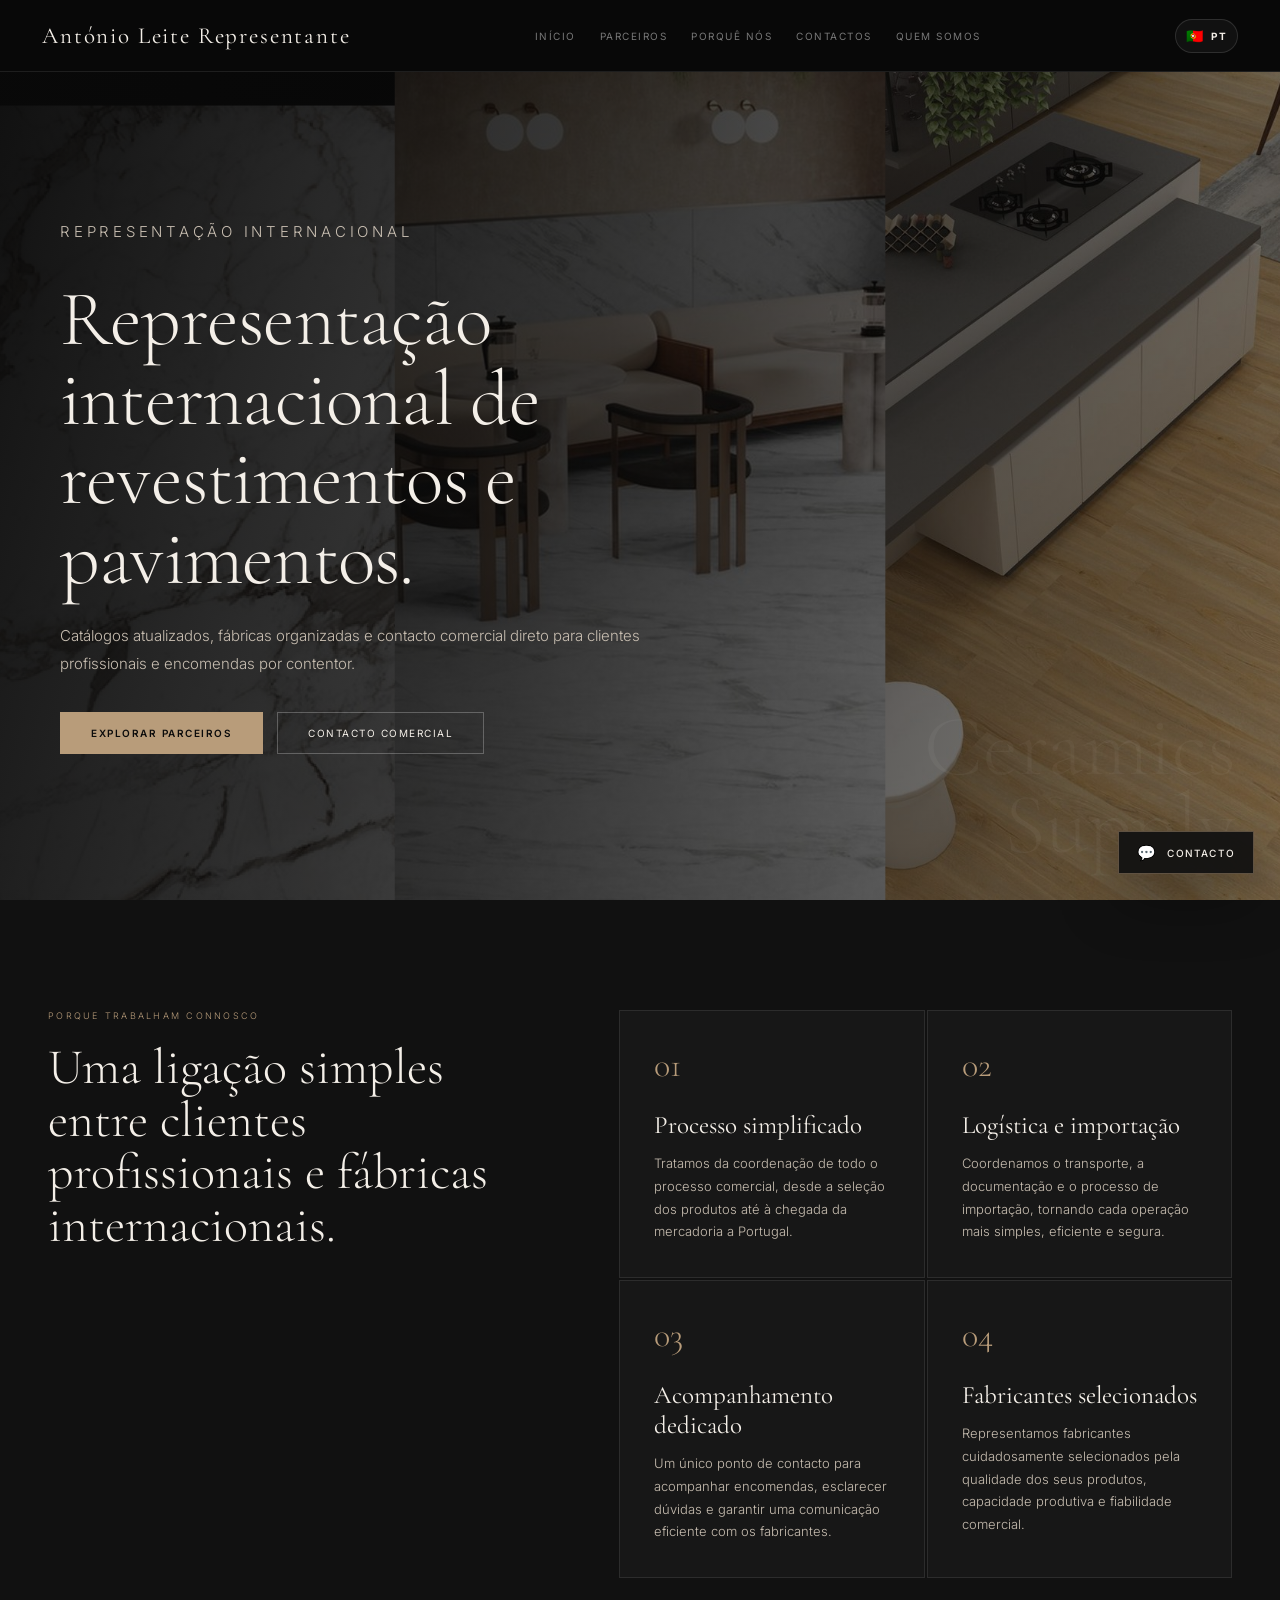
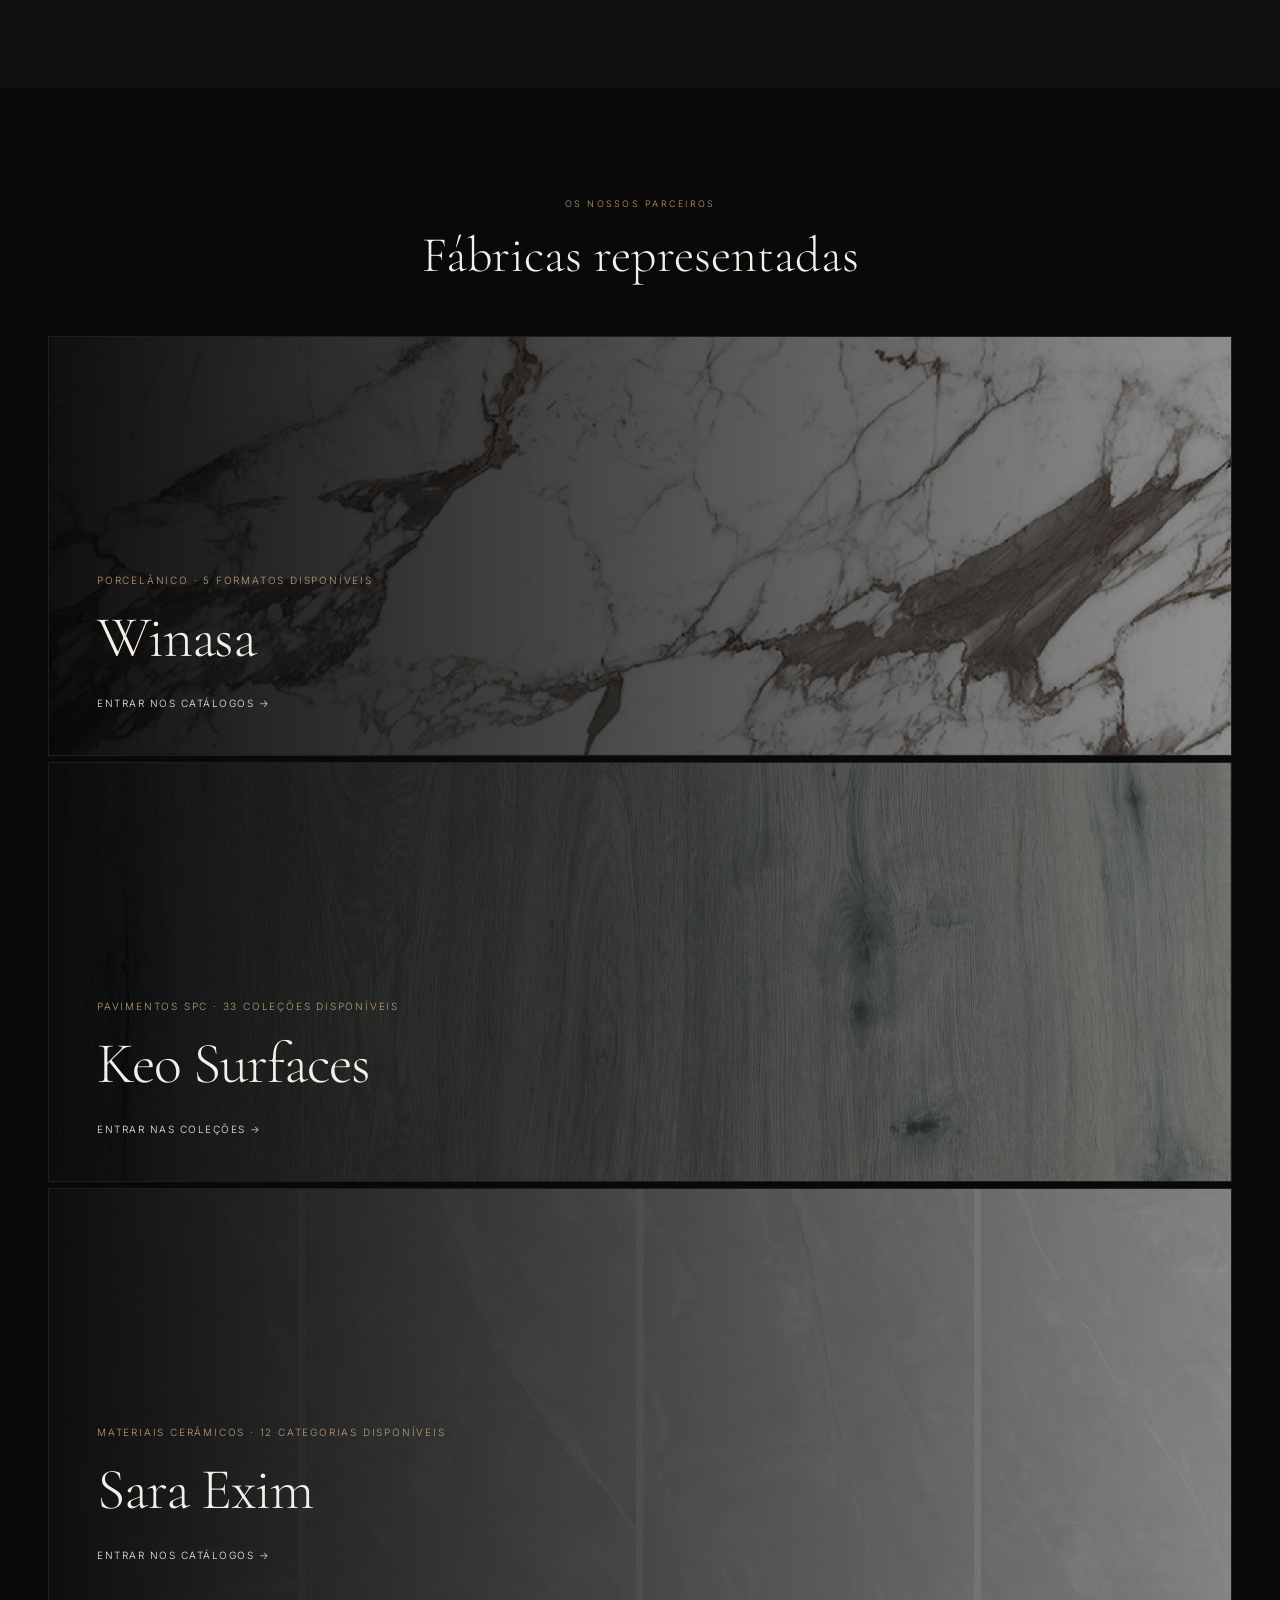
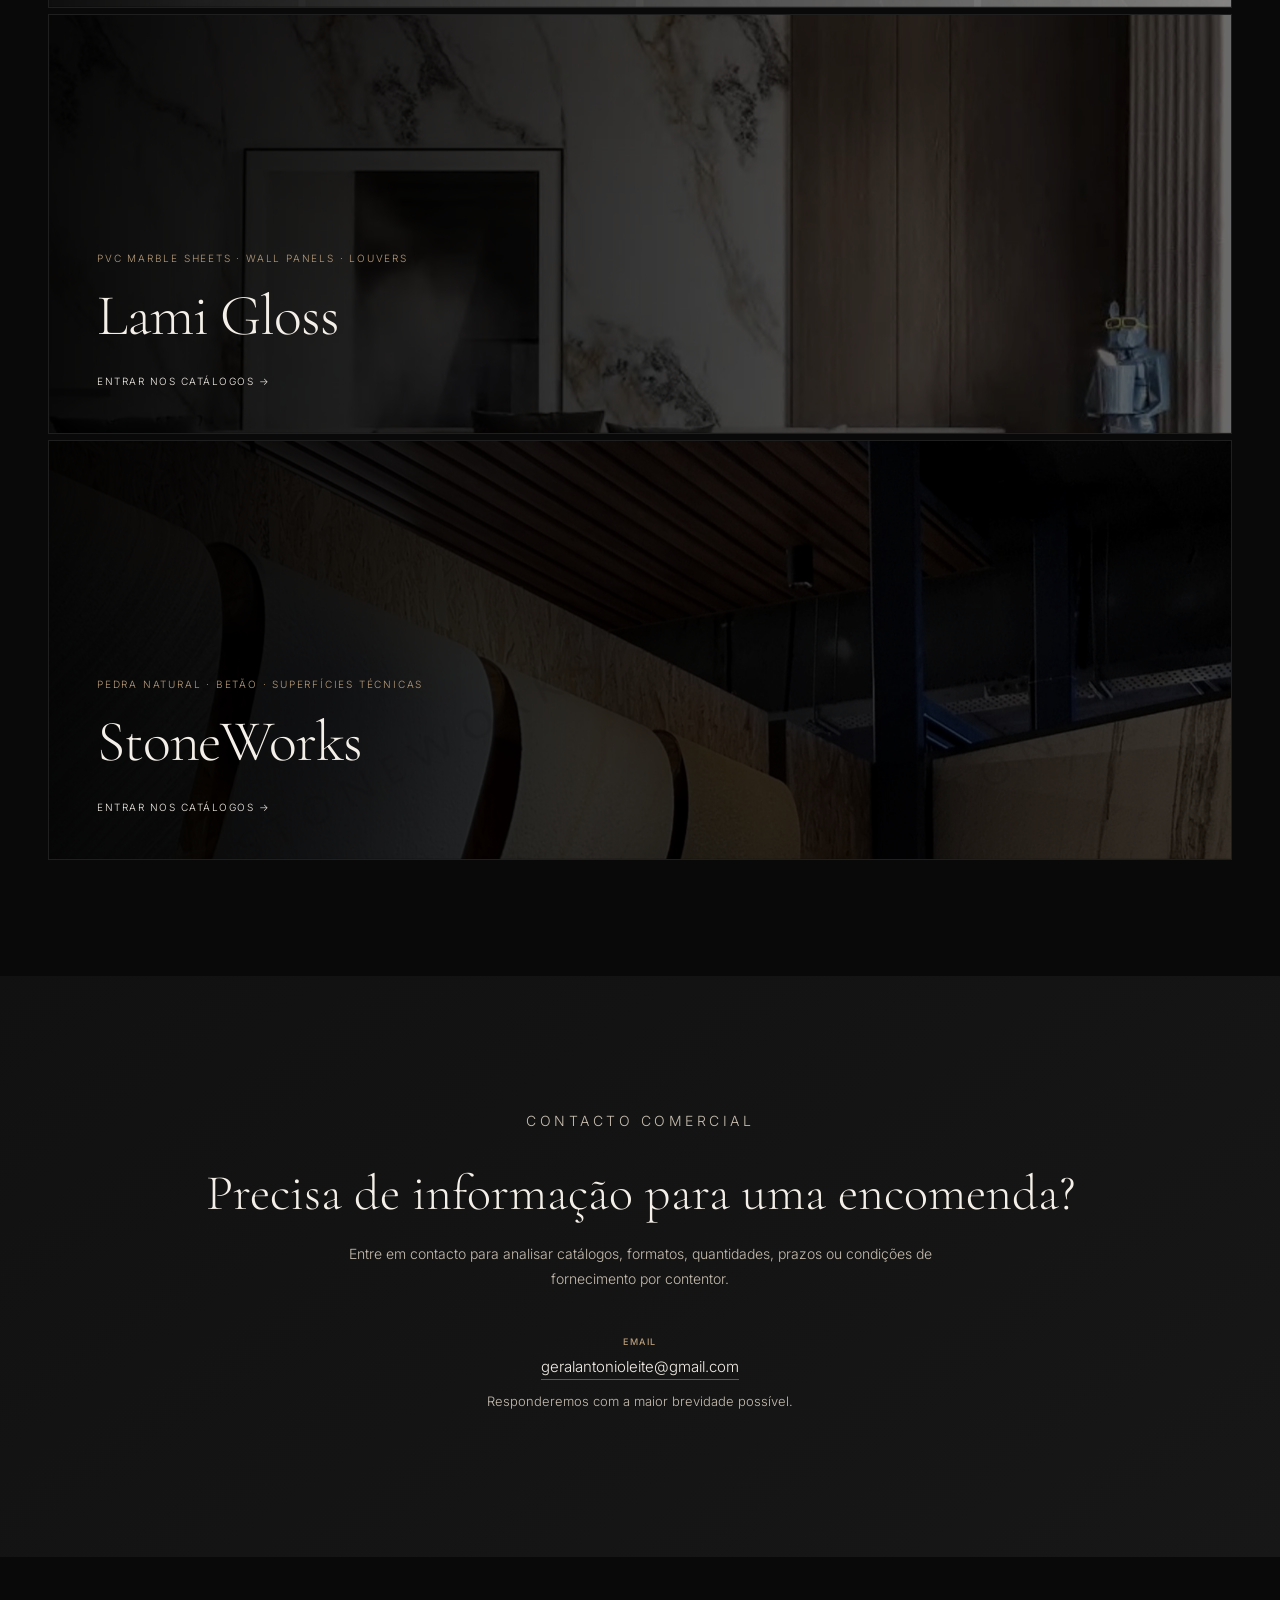
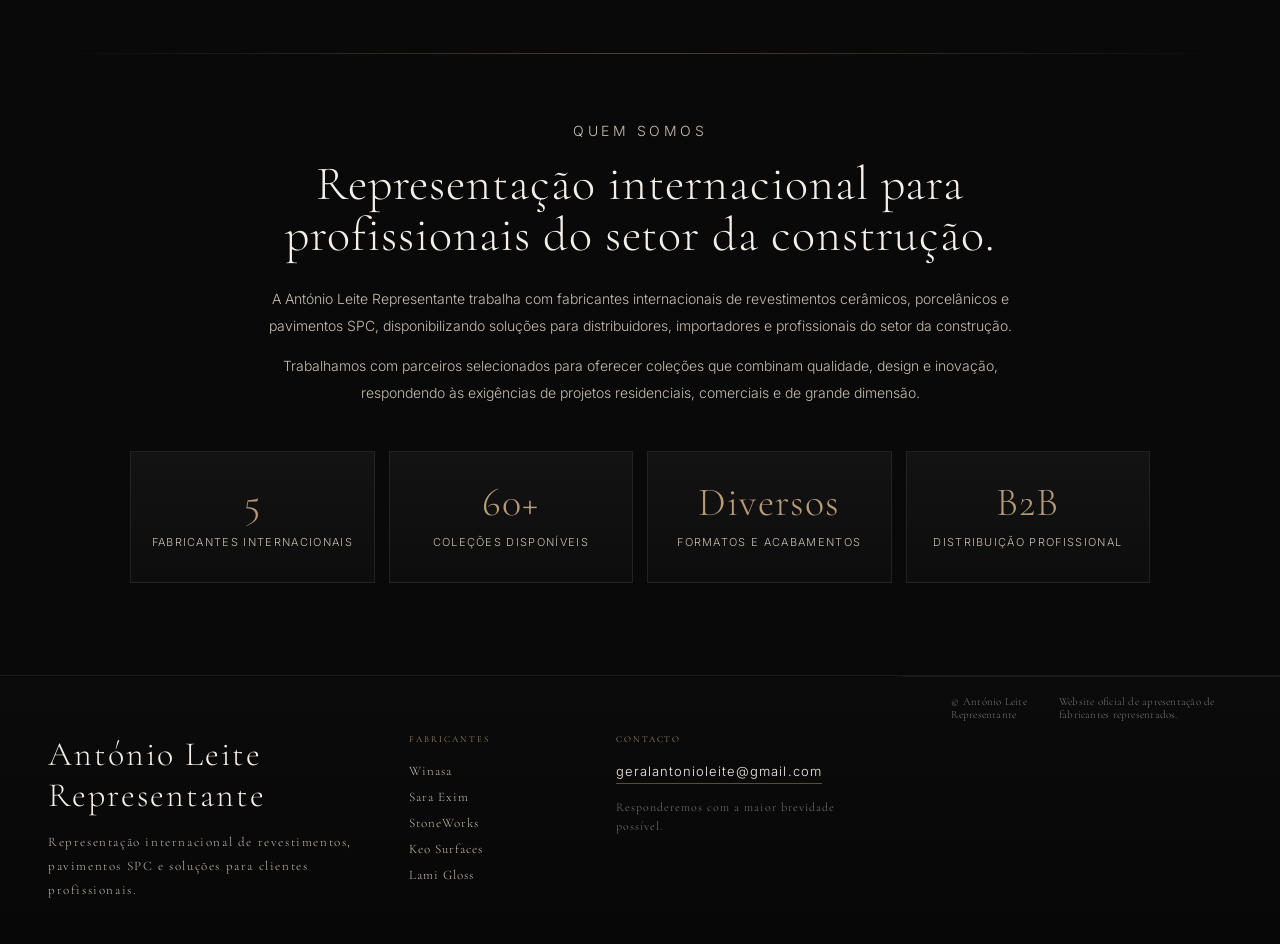
<file: index.html>
<!DOCTYPE html>
<html lang="pt-PT">
<head>
  <meta charset="UTF-8" />
  <meta name="viewport" content="width=device-width, initial-scale=1.0" />
  <title>António Leite Representante | Representação Internacional</title>
  <meta name="description" content="Representação internacional de fabricantes de revestimentos, pavimentos e soluções para clientes profissionais e fornecimento por contentor." />
  <link rel="stylesheet" href="css/style.css" />
</head>
<body>
<div id="root">
  <header class="topbar">
    <button class="brand" onclick="showHome()" data-i18n="brand">António Leite Representante</button>
    <nav>
      <button onclick="showHome()" data-i18n="nav.home">Início</button>
      <button onclick="scrollHome('partners')" data-i18n="nav.partners">Parceiros</button>
      <button onclick="scrollHome('trust')" data-i18n="nav.why">Porquê nós</button>
      <button onclick="scrollHome('contact')" data-i18n="nav.contact">Contactos</button>
      <button onclick="scrollHome('about')" data-i18n="nav.about">Quem Somos</button>
    </nav>
    <div class="language-switcher" aria-label="Selecionar idioma">
      <button class="language-current" type="button" onclick="toggleLanguageMenu()" aria-expanded="false">
        <span class="language-flag">🇵🇹</span>
        <span class="language-code">PT</span>
      </button>
      <div class="language-menu" aria-hidden="true">
        <button type="button" onclick="setLanguage('pt')"><span>🇵🇹</span> Português</button>
        <button type="button" onclick="setLanguage('en')"><span>🇬🇧</span> English</button>
        <button type="button" onclick="setLanguage('es')"><span>🇪🇸</span> Español</button>
        <button type="button" onclick="setLanguage('fr')"><span>🇫🇷</span> Français</button>
      </div>
    </div>
  </header>

  <main id="home" class="view active">
    <section class="hero">
      <div class="hero-bg"></div>
      <div class="hero-content">
        <p class="eyebrow" data-i18n="hero.eyebrow">Representação internacional</p>
        <h1 data-i18n="hero.title">Representação internacional de revestimentos e pavimentos.</h1>
        <p data-i18n="hero.text">Catálogos atualizados, fábricas organizadas e contacto comercial direto para clientes profissionais e encomendas por contentor.</p>
        <div class="actions">
          <button class="btn primary" onclick="scrollHome('partners')" data-i18n="hero.primary">Explorar parceiros</button>
          <button class="btn ghost" onclick="scrollHome('contact')" data-i18n="hero.secondary">Contacto comercial</button>
        </div>
      </div>
      <div class="hero-mark" data-i18n-html="hero.mark">Ceramics<br>Supply</div>
    </section>

    <section id="trust" class="trust">
      <div class="trust-left">
        <p class="eyebrow" data-i18n="trust.eyebrow">Porque trabalham connosco</p>
        <h2 data-i18n="trust.title">Uma ligação simples entre clientes profissionais e fábricas internacionais.</h2>
      </div>
      <div class="trust-grid">
        <article><span>01</span><h3 data-i18n="trust.card1.title">Catálogos sempre organizados</h3><p data-i18n="trust.card1.text">Consulta rápida por fábrica e formato, com estrutura preparada para atualizações frequentes.</p></article>
        <article><span>02</span><h3 data-i18n="trust.card2.title">Foco em volume</h3><p data-i18n="trust.card2.text">Informação pensada para clientes que compram por contentor e procuram clareza comercial.</p></article>
        <article><span>03</span><h3 data-i18n="trust.card3.title">Acompanhamento direto</h3><p data-i18n="trust.card3.text">Apoio na análise de formatos, disponibilidade, prazos e contacto com os parceiros na origem.</p></article>
        <article><span>04</span><h3 data-i18n="trust.card4.title">Imagem profissional</h3><p data-i18n="trust.card4.text">Uma plataforma limpa e credível para apresentar fábricas, materiais e documentação atualizada.</p></article>
      </div>
    </section>

    <section id="partners" class="partners">
      <div class="section-title">
        <p class="eyebrow" data-i18n="partners.eyebrow">Os nossos parceiros</p>
        <h2 data-i18n="partners.title">Fábricas representadas</h2>
      </div>

      <article class="partner partner-winasa" onclick="openFactory('winasa')">
        <div class="partner-bg"></div>
        <div class="partner-content">
          <p data-i18n="partners.winasa.text">Porcelânico · 5 formatos disponíveis</p>
          <h3>Winasa</h3>
          <span data-i18n="partners.enter.catalogs">Entrar nos catálogos →</span>
        </div>
      </article>

      <article class="partner partner-keval" role="button" tabindex="0" data-factory="keval" onclick="openFactory('keval')">
        <div class="partner-bg"></div>
        <div class="partner-content">
          <p data-i18n="partners.keval.text">Pavimentos SPC · 33 coleções disponíveis</p>
          <h3>Keo Surfaces</h3>
          <span data-i18n="partners.enter.collections">Entrar nas coleções →</span>
        </div>
      </article>

      <article class="partner partner-sara" role="button" tabindex="0" data-factory="sara" onclick="openFactory('sara')">
        <div class="partner-bg"></div>
        <div class="partner-content">
          <p data-i18n="partners.sara.text">Materiais cerâmicos · 12 categorias disponíveis</p>
          <h3>Sara Exim</h3>
          <span data-i18n="partners.enter.catalogs">Entrar nos catálogos →</span>
        </div>
      </article>

      <article class="partner partner-lamigloss" role="button" tabindex="0" data-factory="lamigloss" onclick="openFactory('lamigloss')">
        <div class="partner-bg"></div>
        <div class="partner-content">
          <p data-i18n="partners.lamigloss.text">PVC Marble Sheets · Wall Panels · Louvers</p>
          <h3>Lami Gloss</h3>
          <span data-i18n="partners.enter.catalogs">Entrar nos catálogos →</span>
        </div>
      </article>

      <article class="partner partner-stoneworks" role="button" tabindex="0" data-factory="stoneworks" onclick="openFactory('stoneworks')">
        <div class="partner-bg"></div>
        <div class="partner-content">
          <p data-i18n="partners.stoneworks.text">Pedra natural · Betão · Superfícies técnicas</p>
          <h3>StoneWorks</h3>
          <span data-i18n="partners.enter.catalogs">Entrar nos catálogos →</span>
        </div>
      </article>
    </section>

    <section id="contact" class="contact">
      <p class="eyebrow" data-i18n="contact.eyebrow">Contacto comercial</p>
      <h2 data-i18n="contact.title">Precisa de informação para uma encomenda?</h2>
      <p data-i18n="contact.text">Entre em contacto para analisar catálogos, formatos, quantidades, prazos ou condições de fornecimento por contentor.</p>
      <p class="contact-email"><strong data-i18n="contact.emailLabel">Email</strong><br><a href="mailto:geralantonioleite@gmail.com">geralantonioleite@gmail.com</a></p>
      <p class="contact-note" data-i18n="contact.note">Responderemos com a maior brevidade possível.</p>
    </section>

    <section id="about" class="about-company">
      <div class="about-divider"></div>
      <div class="about-copy">
        <p class="eyebrow" data-i18n="about.eyebrow">Quem Somos</p>
        <h2 data-i18n="about.title">Representação internacional para profissionais do setor da construção.</h2>
        <p data-i18n="about.text1">A António Leite Representante trabalha com fabricantes internacionais de revestimentos cerâmicos, porcelânicos e pavimentos SPC, disponibilizando soluções para distribuidores, importadores e profissionais do setor da construção.</p>
        <p data-i18n="about.text2">Trabalhamos com parceiros selecionados para oferecer coleções que combinam qualidade, design e inovação, respondendo às exigências de projetos residenciais, comerciais e de grande dimensão.</p>
      </div>
      <div class="about-stats">
        <article>
          <strong>5</strong>
          <span data-i18n="about.stat1">Fabricantes Internacionais</span>
        </article>
        <article>
          <strong>60+</strong>
          <span data-i18n="about.stat2">Coleções Disponíveis</span>
        </article>
        <article>
          <strong>Diversos</strong>
          <span data-i18n="about.stat3">Formatos e Acabamentos</span>
        </article>
        <article>
          <strong>B2B</strong>
          <span data-i18n="about.stat4">Distribuição Profissional</span>
        </article>
      </div>
    </section>
  </main>

  <main id="factory" class="view">
    <section class="winasa-hero">
      <button class="back" onclick="showHome()"><span data-i18n="factory.back">← Voltar</span></button>
      <div class="winasa-bg"></div>
      <div class="winasa-copy">
        <p id="factoryEyebrow" class="eyebrow">Winasa</p>
        <h1 id="factoryTitle">Porcelânico por formato.</h1>
        <p id="factoryDescription">Catálogos organizados para consulta rápida de clientes profissionais. Escolha um formato e abra o PDF correspondente sem sair do site.</p>
      </div>
    </section>

    <section class="factory-intro">
      <p id="factoryIntroEyebrow" class="eyebrow">Catálogos Winasa</p>
      <h2 id="factoryIntroTitle">Formatos disponíveis</h2>
      <p id="factoryIntroDescription">Escolha primeiro o formato. Depois consulte as coleções disponíveis dentro de cada formato.</p>
    </section>

    <section id="winasaFormats" class="format-hub"></section>

    <section id="winasaCollections" class="collections-area"></section>
  </main>

  <div id="pdfModal" class="pdf-modal">
    <div class="pdf-bar">
      <span id="pdfTitle" data-i18n="pdf.title">Catálogo</span>
      <button onclick="closePDF()">×</button>
    </div>
    <iframe id="pdfViewer"></iframe>
  </div>


  <aside class="contact-widget" id="contactWidget" aria-label="Contacto rápido">
    <button class="contact-widget-toggle" type="button" onclick="toggleContactWidget()">
      <span>💬</span>
      <strong data-i18n="widget.toggle">Contacto</strong>
    </button>
    <div class="contact-widget-panel" aria-hidden="true">
      <button class="contact-widget-close" type="button" onclick="closeContactWidget()" aria-label="Fechar contacto">×</button>
      <p class="eyebrow" data-i18n="widget.eyebrow">Contacto rápido</p>
      <h3 data-i18n="widget.title">Tem alguma dúvida?</h3>
      <p class="contact-widget-text" data-i18n="widget.text">Deixe o seu email e uma pequena mensagem. Responderemos o mais breve possível.</p>
      <form action="https://formsubmit.co/geralantonioleite@gmail.com" method="POST">
        <input type="hidden" name="_subject" value="Novo contacto - António Leite Representante" data-i18n-value="form.subject">
        <input type="hidden" name="_captcha" value="false">
        <input type="hidden" name="_template" value="table">
        <input type="hidden" name="_next" value="https://antoniomanuel121-lang.github.io/Site-Winasa-primeiro-/thank-you.html">
        <label>
          <span data-i18n="widget.name">Nome</span>
          <input id="quickContactName" type="text" name="Nome" autocomplete="name" placeholder="O seu nome" data-i18n-placeholder="widget.namePlaceholder" />
        </label>
        <label>
          <span data-i18n="widget.email">Email</span>
          <input id="quickContactEmail" type="email" name="Email" autocomplete="email" placeholder="email@empresa.com" data-i18n-placeholder="widget.emailPlaceholder" required />
        </label>
        <label>
          <span data-i18n="widget.message">Mensagem</span>
          <textarea id="quickContactMessage" name="Mensagem" rows="4" placeholder="Como podemos ajudar?" data-i18n-placeholder="widget.messagePlaceholder" required></textarea>
        </label>
        <button class="btn primary contact-widget-submit" type="submit" data-i18n="widget.submit">Enviar</button>
      </form>
    </div>
  </aside>

  <footer class="site-footer">
    <div class="footer-main">
      <div class="footer-brand">
        <h3 data-i18n="footer.brand">António Leite Representante</h3>
        <p>Representação internacional de revestimentos, pavimentos SPC e soluções para clientes profissionais.</p>
      </div>
      <div class="footer-col">
        <p class="footer-label" data-i18n="footer.factories">Fabricantes</p>
        <span>Winasa</span>
        <span>Sara Exim</span>
        <span>StoneWorks</span>
        <span>Keo Surfaces</span>
        <span>Lami Gloss</span>
      </div>
      <div class="footer-col">
        <p class="footer-label" data-i18n="footer.contact">Contacto</p>
        <a href="mailto:geralantonioleite@gmail.com">geralantonioleite@gmail.com</a>
        <small data-i18n="footer.note">Responderemos com a maior brevidade possível.</small>
      </div>
    </div>
    <div class="footer-bottom">
      <span data-i18n="footer.copy">© António Leite Representante</span>
      <span data-i18n="footer.official">Website oficial de apresentação de fabricantes representados.</span>
    </div>
  </footer>
</div>
<script src="js/app.js"></script>
</body>
</html>
</file>
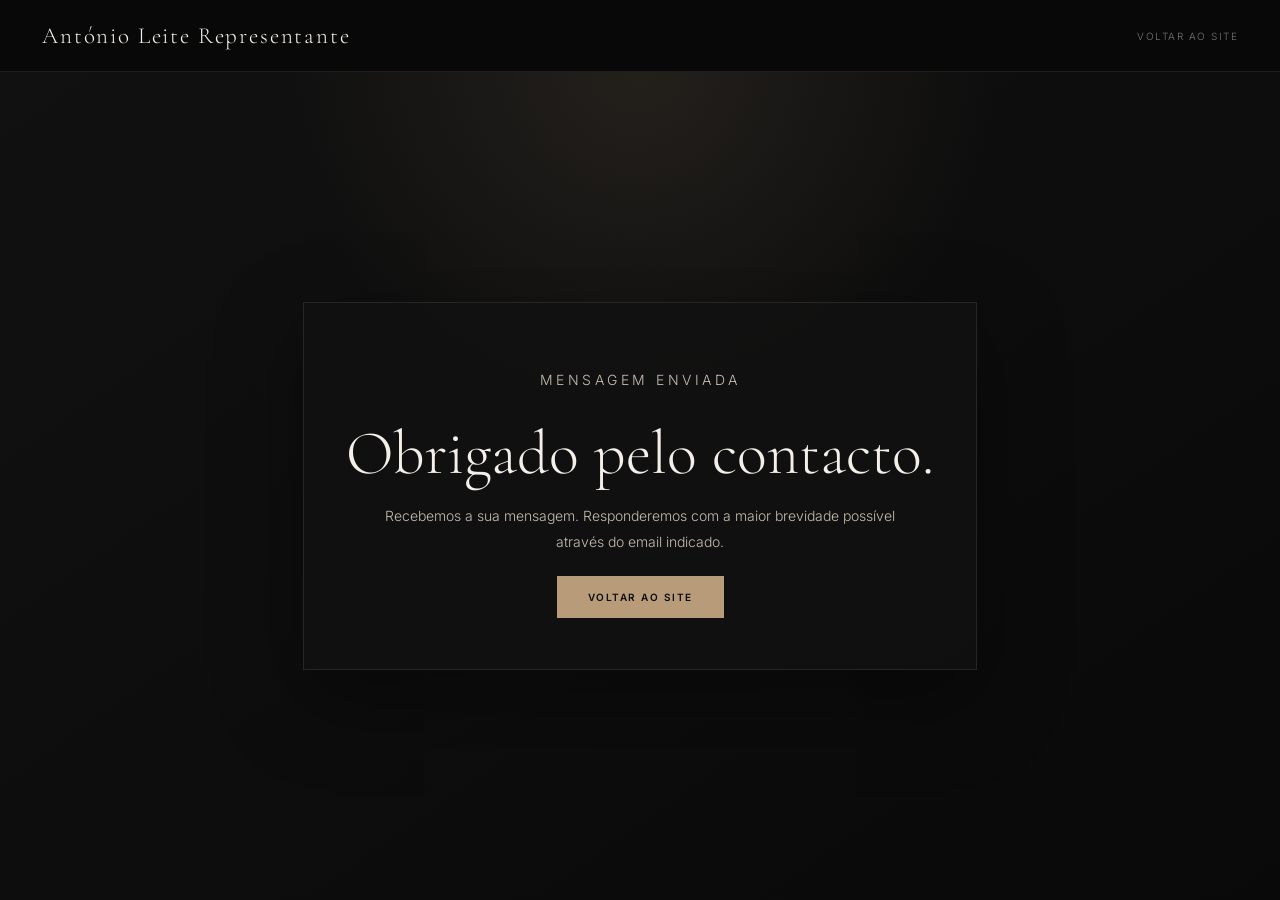
<file: thank-you.html>
<!DOCTYPE html>
<html lang="pt-PT">
<head>
  <meta charset="UTF-8" />
  <meta name="viewport" content="width=device-width, initial-scale=1.0" />
  <title>Obrigado | António Leite Representante</title>
  <meta name="description" content="Obrigado pelo seu contacto. A António Leite Representante responderá com a maior brevidade possível." />
  <link rel="stylesheet" href="css/style.css" />
</head>
<body>
  <header class="topbar">
    <a class="brand" href="index.html" style="text-decoration:none" data-i18n="brand">António Leite Representante</a>
    <nav>
      <a href="index.html" style="color:var(--muted);font-size:10px;letter-spacing:.15em;text-transform:uppercase;text-decoration:none" data-i18n="thanks.back">Voltar ao site</a>
    </nav>
  </header>

  <main class="thank-you-page">
    <section class="thank-you-card">
      <p class="eyebrow" data-i18n="thanks.eyebrow">Mensagem enviada</p>
      <h1 data-i18n="thanks.heading">Obrigado pelo contacto.</h1>
      <p data-i18n="thanks.text">Recebemos a sua mensagem. Responderemos com a maior brevidade possível através do email indicado.</p>
      <a class="btn primary" href="index.html" data-i18n="thanks.back">Voltar ao site</a>
    </section>
  </main>
<script>
const thanksTranslations = {
  pt:{lang:'pt-PT',title:'Obrigado | António Leite Representante',description:'Obrigado pelo seu contacto. A António Leite Representante responderá com a maior brevidade possível.',brand:'António Leite Representante',back:'Voltar ao site',eyebrow:'Mensagem enviada',heading:'Obrigado pelo contacto.',text:'Recebemos a sua mensagem. Responderemos com a maior brevidade possível através do email indicado.'},
  en:{lang:'en',title:'Thank you | António Leite Representative',description:'Thank you for contacting us. António Leite Representative will reply as soon as possible.',brand:'António Leite Representative',back:'Back to website',eyebrow:'Message sent',heading:'Thank you for contacting us.',text:'We have received your message. We will reply as soon as possible using the email provided.'},
  es:{lang:'es',title:'Gracias | António Leite Representante',description:'Gracias por su contacto. António Leite Representante responderá con la mayor brevedad posible.',brand:'António Leite Representante',back:'Volver al sitio',eyebrow:'Mensaje enviado',heading:'Gracias por contactar.',text:'Hemos recibido su mensaje. Responderemos con la mayor brevedad posible al email indicado.'},
  fr:{lang:'fr',title:'Merci | António Leite Représentant',description:'Merci pour votre contact. António Leite Représentant répondra dans les plus brefs délais.',brand:'António Leite Représentant',back:'Retour au site',eyebrow:'Message envoyé',heading:'Merci pour votre contact.',text:'Nous avons bien reçu votre message. Nous répondrons dans les plus brefs délais à l’email indiqué.'}
};
const lang = localStorage.getItem('alc_lang') || 'pt';
const tx = thanksTranslations[lang] || thanksTranslations.pt;
document.documentElement.lang = tx.lang;
document.title = tx.title;
document.querySelector('meta[name="description"]')?.setAttribute('content', tx.description);
document.querySelectorAll('[data-i18n="brand"]').forEach(el => el.textContent = tx.brand);
document.querySelectorAll('[data-i18n="thanks.back"]').forEach(el => el.textContent = tx.back);
document.querySelector('[data-i18n="thanks.eyebrow"]')?.replaceChildren(tx.eyebrow);
document.querySelector('[data-i18n="thanks.heading"]')?.replaceChildren(tx.heading);
document.querySelector('[data-i18n="thanks.text"]')?.replaceChildren(tx.text);
</script>
</body>
</html>
</file>
<file: css/style.css>
@import url('https://fonts.googleapis.com/css2?family=Cormorant+Garamond:wght@300;400;500&family=Inter:wght@300;400;500;600&display=swap');

*{box-sizing:border-box;margin:0;padding:0}
:root{
  --black:#090909;--dark:#111;--dark2:#171717;--dark3:#202020;
  --cream:#f4efe8;--soft:#c8beb1;--muted:#777;--gold:#b89c7a;
  --line:rgba(255,255,255,.09);
  --serif:'Cormorant Garamond',Georgia,serif
}
html{scroll-behavior:smooth}
body{background:var(--black);color:var(--cream);font-family:Inter,sans-serif;font-weight:300}
button,a{font-family:Inter,sans-serif}
.view{display:none}.view.active{display:block}

.topbar{height:72px;padding:0 42px;display:flex;align-items:center;justify-content:space-between;position:sticky;top:0;background:rgba(9,9,9,.94);backdrop-filter:blur(18px);border-bottom:1px solid var(--line);z-index:20}
.brand{background:none;border:0;color:var(--cream);font-family:'Cormorant Garamond',serif;font-size:23px;letter-spacing:.08em;cursor:pointer}
.topbar nav{display:flex;gap:24px}
.topbar nav button{background:none;border:0;color:var(--muted);font-size:10px;letter-spacing:.15em;text-transform:uppercase;cursor:pointer}
.topbar nav button:hover{color:var(--cream)}

.hero{height:calc(100vh - 72px);min-height:620px;position:relative;display:flex;align-items:center;overflow:hidden}
.hero-bg{position:absolute;inset:0;background:linear-gradient(105deg,rgba(9,9,9,.96),rgba(9,9,9,.72) 45%,rgba(9,9,9,.28)),url('../assets/images/site/hero-products.jpg') center/cover}
.hero-content{position:relative;max-width:780px;padding-left:60px}
.eyebrow{font-size:9px;letter-spacing:.25em;text-transform:uppercase;color:var(--gold);margin-bottom:20px}
.hero h1{font-family:'Cormorant Garamond',Georgia,serif;font-size:78px;font-weight:300;line-height:1.02;margin-bottom:24px;max-width:780px;letter-spacing:-.01em;font-variant-ligatures:none;text-rendering:optimizeLegibility}
.hero p{font-size:15px;color:var(--soft);line-height:1.85;max-width:560px;margin-bottom:34px}
.actions{display:flex;gap:14px;flex-wrap:wrap}
.btn{padding:14px 30px;text-transform:uppercase;letter-spacing:.15em;font-size:10px;text-decoration:none;cursor:pointer}
.primary{background:var(--gold);color:#0b0b0b;border:1px solid var(--gold);font-weight:600}
.primary:hover{background:var(--cream);border-color:var(--cream)}
.ghost{background:transparent;color:var(--cream);border:1px solid rgba(255,255,255,.25)}
.ghost:hover{border-color:var(--gold);color:var(--gold)}
.hero-mark{position:absolute;right:44px;bottom:36px;font-family:'Cormorant Garamond',serif;font-size:86px;line-height:.9;color:rgba(255,255,255,.045);text-align:right}

.trust{display:grid;grid-template-columns:.9fr 1.1fr;gap:70px;padding:110px 48px;background:var(--dark)}
.trust-left h2,.section-title h2,.contact h2,.factory-intro h2,.update h2{font-family:'Cormorant Garamond',serif;font-size:50px;font-weight:300;line-height:1.05}
.trust-grid{display:grid;grid-template-columns:1fr 1fr;gap:2px}
.trust-grid article{background:var(--dark2);border:1px solid var(--line);padding:34px;min-height:230px}
.trust-grid span{font-family:'Cormorant Garamond',serif;font-size:34px;color:var(--gold)}
.trust-grid h3{font-family:'Cormorant Garamond',serif;font-size:25px;font-weight:400;margin:24px 0 12px}
.trust-grid p{font-size:13px;line-height:1.75;color:var(--soft)}

.partners{padding:110px 48px;background:var(--black)}
.section-title{text-align:center;margin-bottom:54px}
.partner{height:420px;position:relative;overflow:hidden;border:1px solid var(--line);margin-bottom:6px;cursor:pointer}
.partner.pending{cursor:default}
.partner-bg{position:absolute;inset:0;background-size:cover;background-position:center;filter:brightness(.56);transition:transform .8s ease,filter .35s ease}
.partner:hover .partner-bg{transform:scale(1.035);filter:brightness(.78)}
.partner.pending .partner-bg{filter:brightness(.35) grayscale(.2)}
.partner-winasa .partner-bg{background-image:url('../assets/images/winasa/600x1200/satvario.jpg');background-position:center 46%}
.partner-keval .partner-bg{background-image:url('../assets/images/keval/acacia-brown/acacia-brown-card.jpg');background-position:center 52%}
.partner-sara .partner-bg{background-image:url('../assets/images/sara-exim/60x120/spectrum.jpg');background-position:center 50%}
.partner:after{content:"";position:absolute;inset:0;background:linear-gradient(90deg,rgba(0,0,0,.88),rgba(0,0,0,.42),transparent)}
.partner-content{position:absolute;z-index:2;left:48px;bottom:44px}
.partner-content p{font-size:10px;letter-spacing:.18em;text-transform:uppercase;color:var(--gold);margin-bottom:16px}
.partner-content h3{font-family:'Cormorant Garamond',serif;font-size:58px;font-weight:300;margin-bottom:18px}
.partner-content span{font-size:10px;text-transform:uppercase;letter-spacing:.15em;color:var(--cream)}

.contact{text-align:center;padding:110px 48px;background:linear-gradient(145deg,var(--dark),var(--dark2))}
.contact p{color:var(--soft);font-size:14px;line-height:1.8;max-width:650px;margin:22px auto 34px}

.winasa-hero{height:560px;position:relative;display:flex;align-items:flex-end;overflow:hidden}
.back{position:absolute;top:28px;left:38px;z-index:3;background:rgba(0,0,0,.45);border:1px solid rgba(255,255,255,.2);color:var(--cream);padding:12px 18px;font-size:10px;text-transform:uppercase;letter-spacing:.14em;cursor:pointer}
.winasa-bg{position:absolute;inset:0;background:linear-gradient(90deg,rgba(9,9,9,.95),rgba(9,9,9,.55),transparent),url('../assets/images/winasa/600x1200/satvario.jpg') center/cover}
.winasa-copy{position:relative;padding:0 0 70px 58px;max-width:720px}
.winasa-copy h1{font-family:'Cormorant Garamond',serif;font-size:72px;font-weight:300;line-height:.98;margin-bottom:18px}
.winasa-copy p:last-child{font-size:15px;line-height:1.85;color:var(--soft);max-width:560px}

.factory-intro{padding:90px 48px;background:var(--dark);text-align:center}
.factory-intro p:last-child{max-width:720px;margin:22px auto 0;color:var(--soft);line-height:1.8;font-size:14px}
.magazine{background:var(--black)}
.format-section{min-height:700px;display:grid;grid-template-columns:1fr 1fr;border-top:1px solid var(--line)}
.format-section:nth-child(even) .format-image{order:2}
.format-image{background-size:cover;background-position:center;min-height:700px;filter:brightness(.84)}
.format-copy{padding:70px;display:flex;flex-direction:column;justify-content:center;background:var(--dark)}
.format-copy small{font-size:10px;text-transform:uppercase;letter-spacing:.18em;color:var(--gold);margin-bottom:22px}
.format-copy h2{font-family:'Cormorant Garamond',serif;font-size:72px;font-weight:300;line-height:.95;margin-bottom:22px}
.format-copy p{font-size:14px;color:var(--soft);line-height:1.85;max-width:500px;margin-bottom:30px}
.format-actions{display:flex;gap:14px;flex-wrap:wrap}
.line-btn{background:transparent;color:var(--gold);border:1px solid var(--gold);padding:14px 24px;font-size:10px;text-transform:uppercase;letter-spacing:.15em;cursor:pointer}
.line-btn:hover{background:var(--gold);color:var(--black)}
.pdf-modal{display:none;position:fixed;inset:0;background:#050505;z-index:100}
.pdf-modal.active{display:block}
.pdf-bar{height:58px;display:flex;align-items:center;justify-content:space-between;padding:0 26px;background:#111;border-bottom:1px solid var(--line)}
.pdf-bar span{font-size:10px;text-transform:uppercase;letter-spacing:.15em;color:var(--soft)}
.pdf-bar button{width:38px;height:38px;background:transparent;border:1px solid rgba(255,255,255,.2);color:white;font-size:24px;cursor:pointer}
.pdf-modal iframe{width:100%;height:calc(100vh - 58px);border:0;background:#111}
footer{display:flex;justify-content:space-between;gap:20px;padding:40px 48px;border-top:1px solid var(--line);background:var(--black);color:var(--muted);font-size:12px}
footer div{font-family:'Cormorant Garamond',serif;font-size:20px;color:var(--cream);letter-spacing:.08em}

@media(max-width:900px){
  .topbar{padding:0 22px}.topbar nav{display:none}.brand{font-size:20px}
  .hero{min-height:640px}.hero-content{padding:0 26px}.hero h1{font-size:52px}.hero-mark{display:none}
  .trust{grid-template-columns:1fr;padding:72px 26px}.trust-grid{grid-template-columns:1fr}
  .partners,.contact,.factory-intro,.update{padding-left:26px;padding-right:26px}
  .partner{height:320px}.partner-content{left:26px;bottom:30px}.partner-content h3{font-size:42px}
  .winasa-copy{padding:0 26px 58px}.winasa-copy h1{font-size:52px}
  .format-section{grid-template-columns:1fr}.format-section:nth-child(even) .format-image{order:0}.format-image{min-height:360px}.format-copy{padding:42px 26px}.format-copy h2{font-size:54px}
  footer{display:block}footer span{display:block;margin-top:10px}
}


/* V5 refinements */
.hero h1{letter-spacing:-.01em}
.hero p{max-width:590px}
.partner-content h3,
.winasa-copy h1,
.format-copy h2{letter-spacing:-.02em}
.factory-intro{padding-top:104px;padding-bottom:104px}
.factory-intro h2{margin-bottom:4px}
.magazine{border-top:1px solid var(--line)}
.format-section{min-height:760px}
.format-image{min-height:760px}
.format-copy{padding:88px}
.format-copy small{opacity:.95}
.format-copy p{font-size:14px;max-width:520px}
.line-btn{transition:background .25s ease,color .25s ease,border-color .25s ease,transform .25s ease}
.line-btn:hover{transform:translateY(-2px)}
.partner,.format-section{scroll-margin-top:72px}
.format-section:first-child{border-top:0}
.pdf-bar{background:rgba(17,17,17,.98)}
.pdf-modal iframe{background:#0d0d0d}
@media(max-width:900px){
  .factory-intro{padding-top:72px;padding-bottom:72px}
  .format-section{min-height:auto}
  .format-image{min-height:390px}
  .format-copy{padding:48px 26px 56px}
}


/* V6 full Winasa architecture */
.format-hub{background:var(--black);border-top:1px solid var(--line)}
.format-hub-inner{display:grid;grid-template-columns:repeat(5,1fr);gap:2px;padding:0}
.format-tile{position:relative;min-height:450px;overflow:hidden;cursor:pointer;border-right:1px solid var(--line)}
.format-tile-bg{position:absolute;inset:0;background-size:cover;background-position:center;filter:brightness(.54);transition:transform .7s ease,filter .35s ease}
.format-tile:hover .format-tile-bg{transform:scale(1.055);filter:brightness(.8)}
.format-tile-shade{position:absolute;inset:0;background:linear-gradient(to top,rgba(0,0,0,.92),rgba(0,0,0,.22),transparent)}
.format-tile-content{position:absolute;left:26px;right:26px;bottom:28px}
.format-tile-content small{font-size:9px;letter-spacing:.16em;text-transform:uppercase;color:var(--gold)}
.format-tile-content h2{font-family:'Cormorant Garamond',serif;font-size:50px;font-weight:300;line-height:.95;margin:16px 0 12px;letter-spacing:-.02em}
.format-tile-content p{font-size:12px;color:var(--soft);margin-bottom:18px}
.format-tile-content span{font-size:10px;letter-spacing:.14em;text-transform:uppercase;color:var(--cream)}
.collections-area{background:var(--dark);padding:96px 48px}
.collections-head{text-align:center;margin-bottom:48px}
.collections-head h2{font-family:'Cormorant Garamond',serif;font-size:62px;font-weight:300;line-height:1;letter-spacing:-.02em}
.collections-head p{color:var(--soft);font-size:14px;line-height:1.8;margin-top:16px}
.collection-grid{display:grid;grid-template-columns:repeat(3,1fr);gap:5px}
.collection-card{background:var(--dark2);border:1px solid var(--line);overflow:hidden;min-height:470px;display:flex;flex-direction:column}
.collection-img{height:310px;background-size:cover;background-position:center;filter:brightness(.92);transition:transform .65s ease}
.collection-card:hover .collection-img{transform:scale(1.035)}
.collection-info{padding:28px;display:flex;flex-direction:column;flex:1;justify-content:flex-end}
.collection-info small{font-size:9px;letter-spacing:.16em;text-transform:uppercase;color:var(--gold)}
.collection-info h3{font-family:'Cormorant Garamond',serif;font-size:30px;font-weight:300;line-height:1.08;margin:16px 0 24px;letter-spacing:-.01em}
.collection-info .line-btn{align-self:flex-start}
@media(max-width:1200px){
  .format-hub-inner{grid-template-columns:repeat(2,1fr)}
  .collection-grid{grid-template-columns:repeat(2,1fr)}
}
@media(max-width:720px){
  .format-hub-inner,.collection-grid{grid-template-columns:1fr}
  .format-tile{min-height:340px}
  .collections-area{padding:68px 26px}
  .collections-head h2{font-size:48px}
  .collection-card{min-height:auto}
}

/* V12 Sara Exim structure */
.sara-hero .winasa-bg{background:linear-gradient(90deg,rgba(9,9,9,.96),rgba(9,9,9,.62),rgba(9,9,9,.2)),url('../assets/images/sara-exim/60x120/spectrum.jpg') center/cover}
.keval-hero .winasa-bg{background:linear-gradient(90deg,rgba(9,9,9,.96),rgba(9,9,9,.62),rgba(9,9,9,.18)),url('../assets/images/keval/acacia-brown/acacia-brown-card.jpg') center/cover}
.sara-grid{grid-template-columns:repeat(4,1fr)}
.format-tile-empty{background:#070707}
.format-tile-empty .format-tile-bg{background:linear-gradient(135deg,#060606,#111 48%,#050505);filter:none}
.format-tile-empty:hover .format-tile-bg{transform:none;filter:none}
.format-tile-empty:before{content:"";position:absolute;inset:0;border:1px solid rgba(255,255,255,.06);z-index:1;pointer-events:none}
.format-tile-empty .format-tile-shade{background:linear-gradient(to top,rgba(0,0,0,.96),rgba(0,0,0,.5),rgba(0,0,0,.16))}
.collection-grid-empty{grid-template-columns:1fr;max-width:760px;margin:0 auto}
.collection-card-empty{min-height:260px;background:#0b0b0b;text-align:center;align-items:center;justify-content:center}
.collection-card-empty .collection-info{align-items:center;justify-content:center;padding:46px}
.collection-card-empty .collection-info p{color:var(--soft);font-size:14px;line-height:1.8;max-width:560px}
@media(max-width:1200px){.sara-grid{grid-template-columns:repeat(3,1fr)}}
@media(max-width:900px){.sara-grid{grid-template-columns:repeat(2,1fr)}}
@media(max-width:720px){.sara-grid{grid-template-columns:1fr}}

/* v24.2 factory banners */
.partner-sara .partner-bg{background-image:url('../assets/images/sara-exim/60x120/spectrum.jpg')!important;background-position:center 50%!important;background-size:cover!important}
.partner-keval .partner-bg{background-size:cover!important}
.partner-winasa .partner-bg{background-size:cover!important}

/* V20 Keval gallery prototype */
.keval-gallery{display:grid;grid-template-columns:repeat(3,1fr);gap:5px}
.keval-gallery-card{background:var(--dark2);border:1px solid var(--line);overflow:hidden;min-height:470px;display:flex;flex-direction:column;cursor:pointer}
.keval-gallery-card-main{grid-column:span 2}
.keval-gallery-image{height:330px;background:#0b0b0b;display:flex;align-items:center;justify-content:center;overflow:hidden;border-bottom:1px solid var(--line)}
.keval-gallery-image img{width:100%;height:100%;object-fit:contain;display:block;transition:transform .65s ease;filter:brightness(.94)}
.keval-gallery-card:hover .keval-gallery-image img{transform:scale(1.035)}
.keval-gallery-card-main .keval-gallery-image img{object-fit:cover}
.keval-gallery-card .collection-info{min-height:170px}
@media(max-width:1200px){.keval-gallery{grid-template-columns:repeat(2,1fr)}.keval-gallery-card-main{grid-column:span 2}}
@media(max-width:720px){.keval-gallery{grid-template-columns:1fr}.keval-gallery-card-main{grid-column:span 1}.keval-gallery-image{height:300px}}


/* v20.1 Keval Acacia Brown — galeria profissional */
.keval-detail-layout{display:grid;grid-template-columns:1.08fr 1.92fr;gap:6px;align-items:stretch}
.keval-feature-card,.keval-variant-card{background:var(--dark2);border:1px solid var(--line);overflow:hidden;cursor:pointer;transition:border-color .25s ease,transform .25s ease,background .25s ease}
.keval-feature-card:hover,.keval-variant-card:hover{border-color:var(--gold);transform:translateY(-2px)}
.keval-feature-image{height:720px;background:#080808;display:flex;align-items:center;justify-content:center;overflow:hidden;border-bottom:1px solid var(--line)}
.keval-feature-image img{width:100%;height:100%;object-fit:cover;display:block;filter:brightness(.96)}
.keval-feature-info{padding:26px 30px 30px;min-height:160px}
.keval-feature-info small,.keval-variant-info small{display:block;color:var(--gold);font-size:11px;letter-spacing:1.9px;text-transform:uppercase;margin-bottom:12px}
.keval-feature-info h3,.keval-variant-info h3{font-family:var(--serif);font-size:32px;font-weight:400;color:#fff;margin:0 0 18px}
.keval-variant-grid{display:grid;grid-template-columns:repeat(3,1fr);gap:6px}
.keval-variant-image{height:360px;background:#080808;display:flex;align-items:center;justify-content:center;overflow:hidden;border-bottom:1px solid var(--line)}
.keval-variant-image img{width:100%;height:100%;object-fit:cover;display:block;filter:brightness(.96)}
.keval-variant-info{padding:22px 24px 24px;min-height:118px}
.keval-variant-info h3{font-size:25px;margin-bottom:0}
@media(max-width:1200px){.keval-detail-layout{grid-template-columns:1fr}.keval-feature-image{height:560px}.keval-variant-grid{grid-template-columns:repeat(2,1fr)}}
@media(max-width:720px){.keval-variant-grid{grid-template-columns:1fr}.keval-feature-image,.keval-variant-image{height:340px}.keval-feature-info h3{font-size:28px}}


/* V24 contact widget */
.contact-widget{position:fixed;right:26px;bottom:26px;z-index:60;font-family:Inter,sans-serif}
.contact-widget-toggle{display:flex;align-items:center;gap:10px;background:rgba(17,17,17,.94);color:var(--cream);border:1px solid rgba(184,156,122,.45);box-shadow:0 22px 60px rgba(0,0,0,.42);backdrop-filter:blur(16px);padding:13px 18px;cursor:pointer;letter-spacing:.12em;text-transform:uppercase;font-size:10px;transition:transform .25s ease,border-color .25s ease,background .25s ease}
.contact-widget-toggle:hover{transform:translateY(-2px);border-color:var(--gold);background:rgba(22,22,22,.98)}
.contact-widget-toggle span{font-size:15px;line-height:1}
.contact-widget-toggle strong{font-weight:500}
.contact-widget-panel{position:absolute;right:0;bottom:58px;width:360px;max-width:calc(100vw - 38px);background:rgba(17,17,17,.98);border:1px solid rgba(255,255,255,.12);box-shadow:0 24px 70px rgba(0,0,0,.55);padding:28px;opacity:0;pointer-events:none;transform:translateY(14px);transition:opacity .25s ease,transform .25s ease;backdrop-filter:blur(18px)}
.contact-widget.open .contact-widget-panel{opacity:1;pointer-events:auto;transform:translateY(0)}
.contact-widget-panel:before{content:"";position:absolute;inset:0;border:1px solid rgba(184,156,122,.08);pointer-events:none}
.contact-widget-close{position:absolute;top:12px;right:12px;width:32px;height:32px;background:transparent;border:1px solid rgba(255,255,255,.16);color:var(--soft);font-size:22px;line-height:1;cursor:pointer}
.contact-widget-close:hover{color:var(--cream);border-color:var(--gold)}
.contact-widget-panel h3{font-family:'Cormorant Garamond',serif;font-size:30px;font-weight:300;line-height:1.05;margin-bottom:12px;color:var(--cream)}
.contact-widget-text{font-size:13px;line-height:1.7;color:var(--soft);margin-bottom:22px}
.contact-widget form{display:grid;gap:14px}
.contact-widget label{display:grid;gap:7px}
.contact-widget label span{font-size:9px;letter-spacing:.18em;text-transform:uppercase;color:var(--gold)}
.contact-widget input,.contact-widget textarea{width:100%;background:#0b0b0b;border:1px solid rgba(255,255,255,.13);color:var(--cream);padding:13px 12px;font-family:Inter,sans-serif;font-size:13px;outline:none;resize:vertical}
.contact-widget input:focus,.contact-widget textarea:focus{border-color:rgba(184,156,122,.75)}
.contact-widget input::placeholder,.contact-widget textarea::placeholder{color:#666}
.contact-widget-submit{width:100%;margin-top:4px}
@media(max-width:720px){.contact-widget{right:16px;bottom:16px}.contact-widget-panel{width:calc(100vw - 32px);right:0;bottom:56px;padding:24px}.contact-widget-toggle strong{display:none}}


/* V24.1 contact email + thank you page */
.contact-email{margin:22px auto 10px!important;color:var(--cream)!important;font-size:15px!important}
.contact-email strong{font-size:9px;letter-spacing:.18em;text-transform:uppercase;color:var(--gold);font-weight:500}
.contact-email a{color:var(--cream);text-decoration:none;border-bottom:1px solid rgba(184,156,122,.5);padding-bottom:3px}
.contact-email a:hover{color:var(--gold)}
.contact-note{margin-top:8px!important;color:var(--soft)!important;font-size:13px!important}
.thank-you-page{min-height:calc(100vh - 72px);display:flex;align-items:center;justify-content:center;padding:80px 28px;background:radial-gradient(circle at top,rgba(184,156,122,.12),transparent 34%),linear-gradient(145deg,var(--dark),var(--black))}
.thank-you-card{max-width:680px;text-align:center;border:1px solid var(--line);background:rgba(17,17,17,.78);padding:64px 42px;box-shadow:0 28px 80px rgba(0,0,0,.38)}
.thank-you-card h1{font-family:'Cormorant Garamond',serif;font-size:62px;font-weight:300;line-height:1;margin:16px 0 18px}
.thank-you-card p{color:var(--soft);font-size:14px;line-height:1.85;max-width:520px;margin:0 auto 30px}
@media(max-width:720px){.thank-you-card{padding:46px 26px}.thank-you-card h1{font-size:44px}}


/* v24.2 — banners das fábricas */
.partner-bg{background-repeat:no-repeat}
.partner-winasa:after,.partner-sara:after,.partner-keval:after{background:linear-gradient(90deg,rgba(0,0,0,.90),rgba(0,0,0,.52) 48%,rgba(0,0,0,.08))}
.partner-sara .partner-bg,.partner-keval .partner-bg,.partner-winasa .partner-bg{filter:brightness(.62) saturate(.92)}
.partner-sara:hover .partner-bg,.partner-keval:hover .partner-bg,.partner-winasa:hover .partner-bg{filter:brightness(.80) saturate(1.02)}

/* v24.3 — banners com imagens reais do projeto, menos zoom e mais identificação de produto */
.partner-winasa .partner-bg{
  background-image:url('../assets/images/winasa/600x1200/glossy.jpg')!important;
  background-position:center 48%!important;
  background-size:cover!important;
}
.partner-sara .partner-bg{
  background-image:url('../assets/images/sara-exim/80x160/crystal.jpg')!important;
  background-position:center 48%!important;
  background-size:cover!important;
}
.partner-keval .partner-bg{
  background-image:url('../assets/images/keval/grey-oak/grey-oak-card.jpg')!important;
  background-position:center 50%!important;
  background-size:cover!important;
}
.partner-bg{filter:brightness(.52)}
.partner:hover .partner-bg{filter:brightness(.72)}

/* v24.4 — contactos e rodapé profissional */
.site-footer{padding:0;background:linear-gradient(180deg,#0b0b0b,#070707);border-top:1px solid rgba(255,255,255,.08);color:var(--soft)}
.footer-main{display:grid;grid-template-columns:1.45fr .75fr 1fr;gap:42px;padding:58px 48px 42px;max-width:1360px;margin:0 auto}
.footer-brand h3{font-family:'Cormorant Garamond',serif;font-size:34px;font-weight:300;letter-spacing:.06em;color:var(--cream);margin-bottom:14px}
.footer-brand p{font-size:13px;line-height:1.85;max-width:520px;color:var(--soft)}
.footer-col{display:flex;flex-direction:column;gap:10px;font-size:13px;color:var(--soft)}
.footer-label{font-size:9px;letter-spacing:.22em;text-transform:uppercase;color:var(--gold);margin-bottom:8px}
.footer-col a{color:var(--cream);text-decoration:none;width:max-content;border-bottom:1px solid rgba(184,156,122,.45);padding-bottom:4px}
.footer-col a:hover{color:var(--gold)}
.footer-col small{display:block;margin-top:4px;color:var(--muted);font-size:12px;line-height:1.65;max-width:290px}
.footer-bottom{border-top:1px solid rgba(255,255,255,.07);padding:18px 48px;display:flex;justify-content:space-between;gap:18px;max-width:1360px;margin:0 auto;color:#777;font-size:11px;letter-spacing:.02em}
@media(max-width:900px){.footer-main{grid-template-columns:1fr;gap:28px;padding:46px 24px 34px}.footer-bottom{padding:18px 24px;flex-direction:column}.footer-brand h3{font-size:30px}}

/* v24.5 — transições premium discretas */
html{scroll-behavior:smooth}
body{animation:siteFadeIn .42s ease both}
@keyframes siteFadeIn{from{opacity:.92}to{opacity:1}}

.topbar,.hero-content,.trust-left,.section-title,.partners,.contact,.factory-intro,.collections-head,.format-hub-inner,.collection-grid,.keval-gallery,.keval-detail{animation:softReveal .5s ease both}
@keyframes softReveal{from{opacity:.86;transform:translateY(6px)}to{opacity:1;transform:translateY(0)}}

button,a,.primary,.ghost,.line-btn,.pdf-bar button,.contact-widget-close,.contact-widget-submit{transition:color .22s ease,background .22s ease,border-color .22s ease,transform .22s ease,box-shadow .22s ease,opacity .22s ease}
.primary:hover,.ghost:hover,.line-btn:hover,.pdf-bar button:hover,.contact-widget-submit:hover{box-shadow:0 12px 34px rgba(0,0,0,.22)}

.partner,.format-tile,.collection-card,.keval-gallery-card,.keval-feature-card,.keval-variant-card{transition:transform .28s ease,border-color .28s ease,box-shadow .28s ease,background .28s ease}
.partner:hover,.format-tile:hover,.collection-card:hover,.keval-gallery-card:hover{transform:translateY(-5px);box-shadow:0 24px 70px rgba(0,0,0,.28)}
.collection-card:hover,.keval-gallery-card:hover,.format-tile:hover{border-color:rgba(184,156,122,.42)}

.collection-img,.format-tile-bg,.partner-bg,.keval-gallery-image img,.keval-detail-main img,.keval-detail-thumb img{will-change:transform;backface-visibility:hidden}
.keval-detail-thumb{transition:transform .22s ease,border-color .22s ease,box-shadow .22s ease,opacity .22s ease}
.keval-detail-thumb:hover{transform:translateY(-3px);box-shadow:0 14px 34px rgba(0,0,0,.24)}

.contact-widget-panel{transition:opacity .26s ease,transform .26s ease,visibility .26s ease}
.contact-widget.open .contact-widget-panel{box-shadow:0 30px 90px rgba(0,0,0,.58)}
.contact-widget input,.contact-widget textarea{transition:border-color .22s ease,background .22s ease,box-shadow .22s ease}
.contact-widget input:focus,.contact-widget textarea:focus{box-shadow:0 0 0 3px rgba(184,156,122,.08)}

@media (prefers-reduced-motion: reduce){
  html{scroll-behavior:auto}
  *,*::before,*::after{animation:none!important;transition:none!important;scroll-behavior:auto!important}
}


/* v24.6 — secção institucional Quem Somos */
.about-company{
  padding:96px 48px 92px;
  max-width:1360px;
  margin:0 auto;
  color:var(--cream);
}
.about-divider{
  width:100%;
  height:1px;
  background:linear-gradient(90deg,transparent,rgba(184,156,122,.38),transparent);
  margin:0 0 64px;
}
.about-copy{
  max-width:880px;
  margin:0 auto 42px;
  text-align:center;
}
.about-copy h2{
  font-family:'Cormorant Garamond',serif;
  font-size:48px;
  line-height:1.08;
  font-weight:300;
  letter-spacing:.02em;
  margin:12px 0 24px;
}
.about-copy p{
  color:var(--soft);
  font-size:14px;
  line-height:1.9;
  max-width:760px;
  margin:0 auto 14px;
}
.about-stats{
  display:grid;
  grid-template-columns:repeat(4,1fr);
  gap:14px;
  max-width:1020px;
  margin:44px auto 0;
}
.about-stats article{
  min-height:132px;
  border:1px solid rgba(255,255,255,.08);
  background:linear-gradient(180deg,rgba(255,255,255,.045),rgba(255,255,255,.018));
  display:flex;
  flex-direction:column;
  justify-content:center;
  align-items:center;
  text-align:center;
  padding:24px 18px;
  transition:transform .28s ease,border-color .28s ease,box-shadow .28s ease,background .28s ease;
}
.about-stats article:hover{
  transform:translateY(-4px);
  border-color:rgba(184,156,122,.36);
  box-shadow:0 22px 60px rgba(0,0,0,.24);
}
.about-stats strong{
  font-family:'Cormorant Garamond',serif;
  font-weight:300;
  font-size:40px;
  line-height:1;
  color:var(--gold);
  letter-spacing:.03em;
  margin-bottom:12px;
}
.about-stats span{
  color:var(--soft);
  font-size:11px;
  letter-spacing:.12em;
  text-transform:uppercase;
  line-height:1.55;
}
@media(max-width:900px){
  .about-company{padding:76px 24px 74px}
  .about-copy h2{font-size:36px}
  .about-stats{grid-template-columns:repeat(2,1fr)}
}
@media(max-width:560px){
  .about-stats{grid-template-columns:1fr}
  .about-copy{text-align:left}
  .about-copy p{margin-left:0;margin-right:0}
  .about-divider{margin-bottom:46px}
}

/* v24.7 — navegação, acentos e detalhe do hero */
#partners,#trust,#contact,#about{scroll-margin-top:92px}
.topbar nav button{white-space:nowrap}


/* v24.10 — restaurar tipografia aprovada nas galerias Keval */
.keval-feature-info h3,
.keval-variant-info h3{
  font-family:'Cormorant Garamond',Georgia,serif;
  font-weight:300;
  letter-spacing:-.01em;
  line-height:1.08;
}
.keval-feature-info h3{
  font-size:30px;
  margin:0 0 18px;
}
.keval-variant-info h3{
  font-size:22px;
  margin:0;
}
.keval-feature-info small,
.keval-variant-info small{
  font-size:9px;
  letter-spacing:.16em;
}
@media(max-width:720px){
  .keval-feature-info h3{font-size:28px}
  .keval-variant-info h3{font-size:22px}
}

/* v25.2 — Language selector */
.language-switcher{
  position:relative;
  margin-left:10px;
  z-index:60;
}
.language-current{
  display:flex;
  align-items:center;
  gap:7px;
  min-height:34px;
  padding:7px 10px;
  border:1px solid rgba(255,255,255,.12);
  border-radius:999px;
  background:rgba(255,255,255,.04);
  color:var(--text);
  font-size:10px;
  letter-spacing:.14em;
  font-weight:700;
  cursor:pointer;
  transition:background .2s ease,border-color .2s ease,transform .2s ease;
}
.language-current:hover{
  background:rgba(255,255,255,.08);
  border-color:rgba(210,184,119,.45);
  transform:translateY(-1px);
}
.language-flag{font-size:14px;line-height:1}
.language-code{font-size:10px;line-height:1}
.language-menu{
  position:absolute;
  right:0;
  top:calc(100% + 10px);
  min-width:155px;
  padding:8px;
  border:1px solid rgba(255,255,255,.12);
  border-radius:14px;
  background:rgba(10,10,10,.96);
  box-shadow:0 24px 60px rgba(0,0,0,.35);
  opacity:0;
  transform:translateY(-6px);
  pointer-events:none;
  transition:opacity .2s ease,transform .2s ease;
}
.language-switcher.open .language-menu{
  opacity:1;
  transform:translateY(0);
  pointer-events:auto;
}
.language-menu button{
  display:flex;
  align-items:center;
  gap:9px;
  width:100%;
  padding:9px 10px;
  border:0;
  border-radius:10px;
  background:transparent;
  color:var(--muted);
  text-align:left;
  font-size:11px;
  letter-spacing:.08em;
  cursor:pointer;
  transition:background .2s ease,color .2s ease;
}
.language-menu button:hover{
  background:rgba(255,255,255,.07);
  color:var(--text);
}
@media(max-width:780px){
  .topbar{gap:10px;align-items:flex-start}
  .language-switcher{margin-left:0;margin-top:6px;align-self:flex-end}
  .language-current{min-height:32px;padding:6px 9px}
  .language-menu{right:0}
}


/* Patch 3 - Lami Gloss */
.partner-lamigloss .partner-bg{background-image:url('../assets/images/lamigloss/lg-gls-0003.jpg');background-position:center 48%;background-size:cover}
.partner-lamigloss:after{background:linear-gradient(90deg,rgba(0,0,0,.90),rgba(0,0,0,.52) 48%,rgba(0,0,0,.08))}
.partner-lamigloss .partner-bg{filter:brightness(.52)}
.partner-lamigloss:hover .partner-bg{filter:brightness(.72)}
.winasa-hero.lamigloss-hero .winasa-bg{background:linear-gradient(90deg,rgba(9,9,9,.95),rgba(9,9,9,.55),transparent),url('../assets/images/lamigloss/lg-gls-0003.jpg') center 48%/cover}


/* Patch 4 - StoneWorks */
.partner-stoneworks .partner-bg{background-image:url('../assets/images/stoneworks/banner.jpg');background-position:center 52%;background-size:cover}
.partner-stoneworks:after{background:linear-gradient(90deg,rgba(0,0,0,.91),rgba(0,0,0,.53) 48%,rgba(0,0,0,.08))}
.partner-stoneworks .partner-bg{filter:brightness(.54) saturate(.92)}
.partner-stoneworks:hover .partner-bg{filter:brightness(.74) saturate(1.02)}
.winasa-hero.stoneworks-hero .winasa-bg{background:linear-gradient(90deg,rgba(9,9,9,.95),rgba(9,9,9,.55),transparent),url('../assets/images/stoneworks/banner.jpg') center 52%/cover}
</file>
